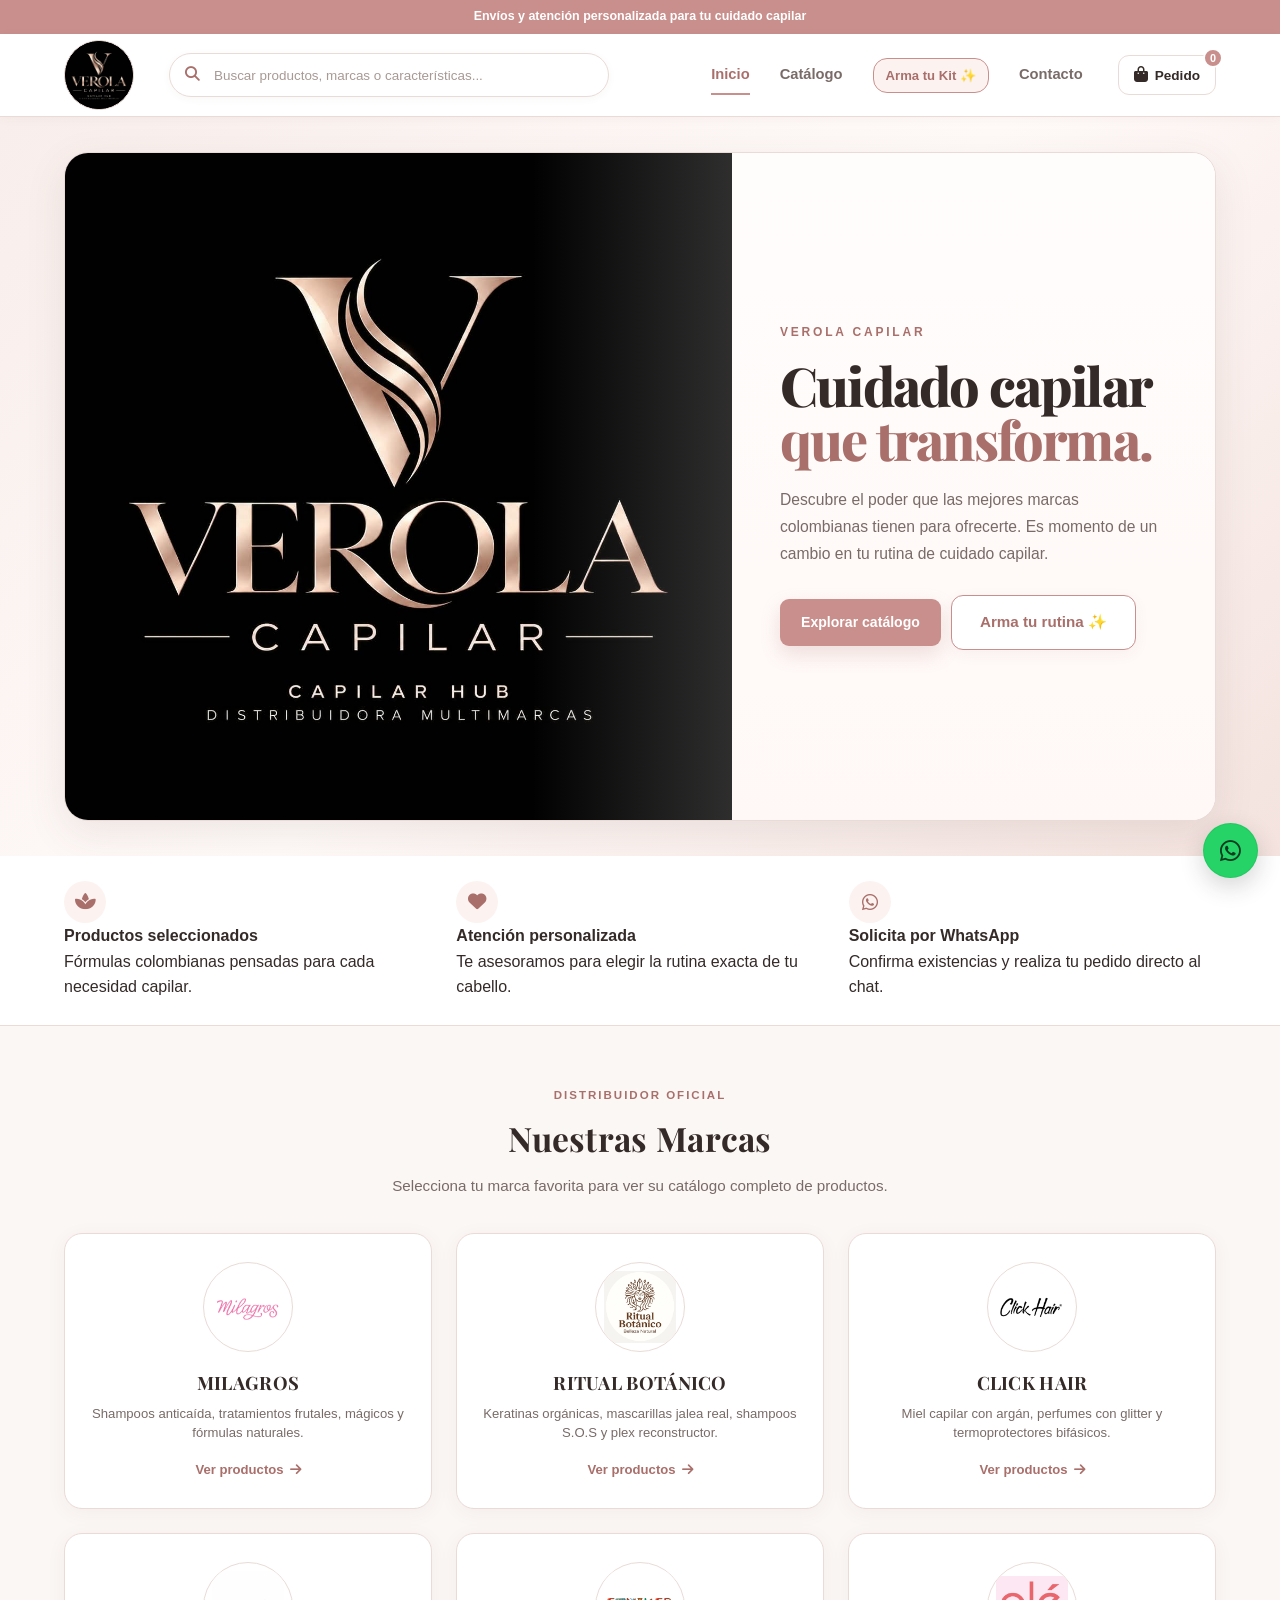
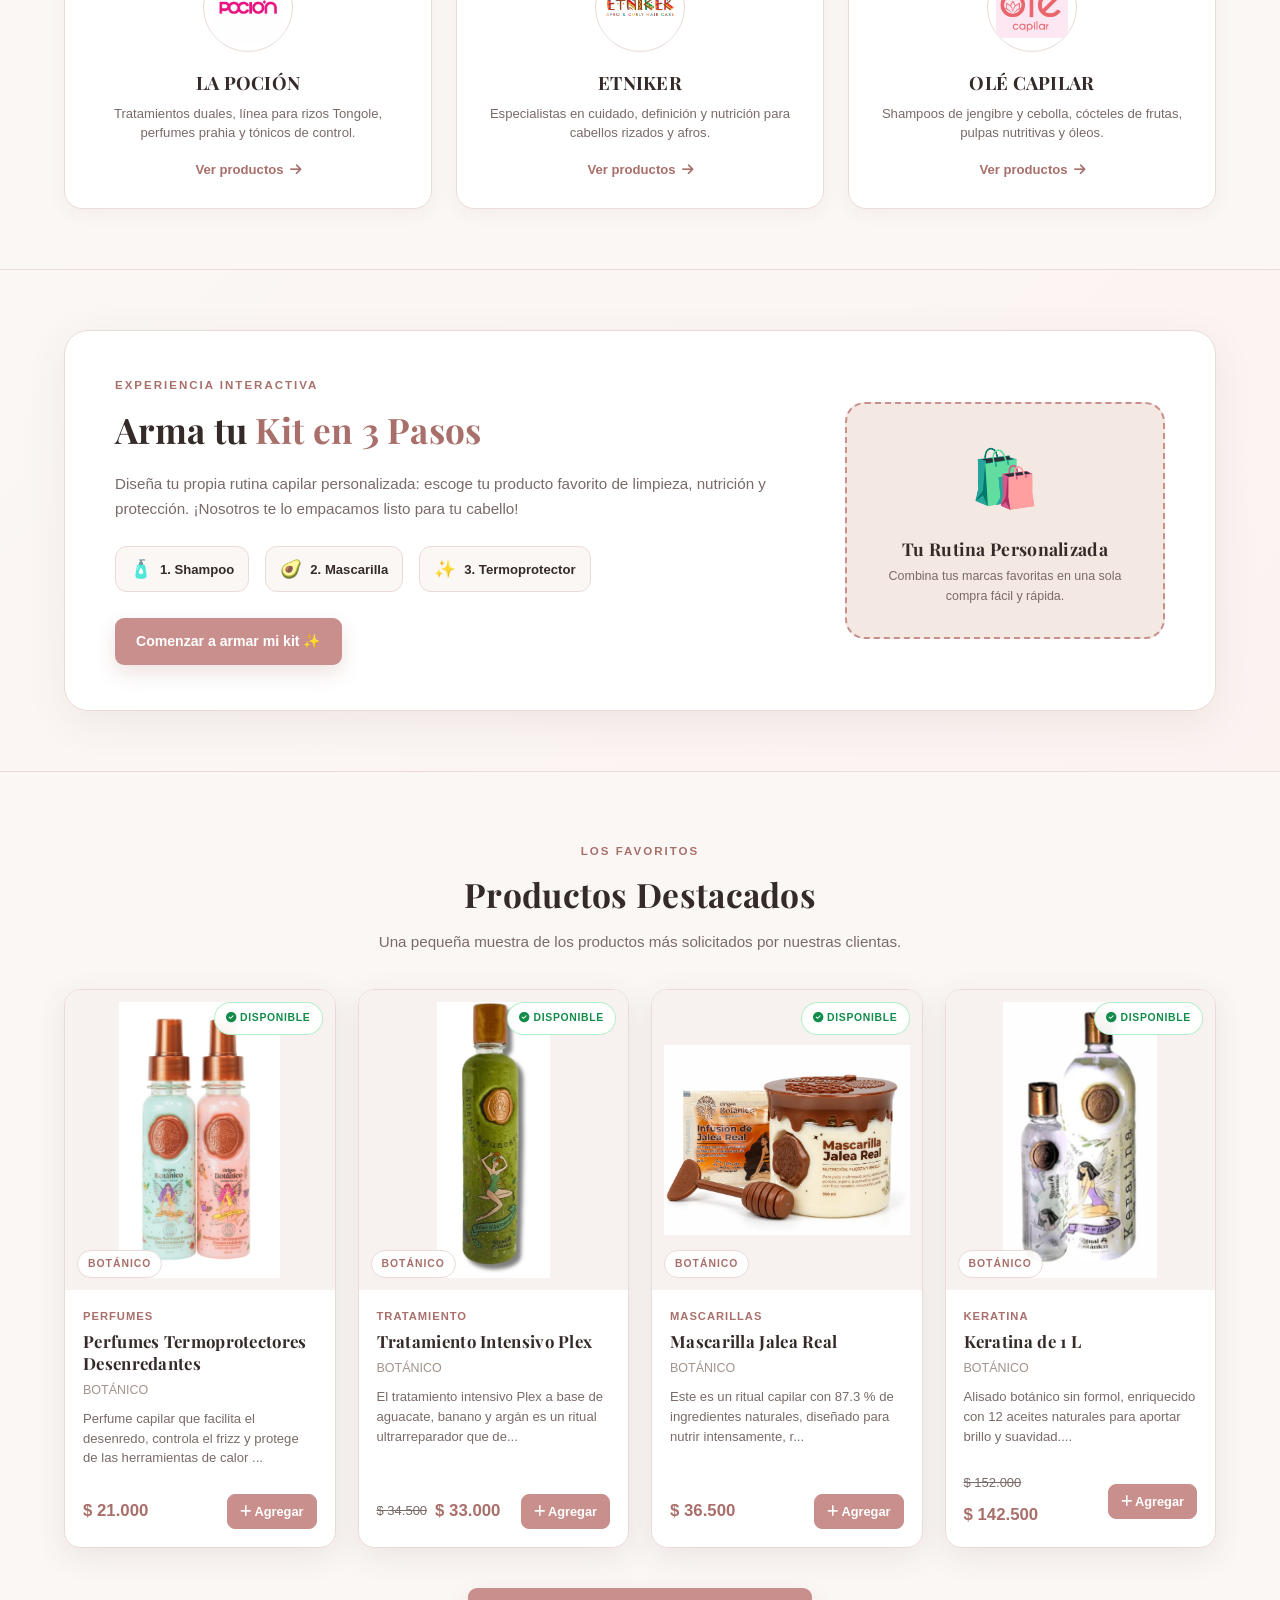
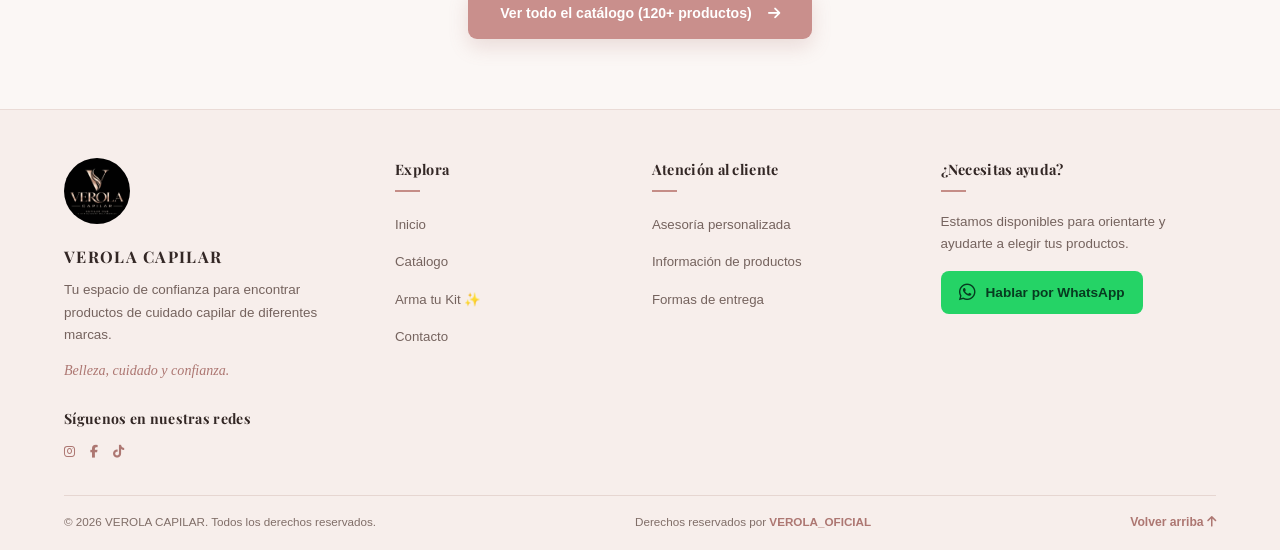
<file: index.html>
<!DOCTYPE html>
<html lang="es">

<head>
    <meta charset="UTF-8">
    <meta name="viewport" content="width=device-width, initial-scale=1.0">

    <meta
        name="description"
        content="VEROLA CAPILAR - Tienda y catálogo profesional de productos para el cuidado capilar de marcas colombianas."
    >

    <meta name="theme-color" content="#c98f8c">

    <title>VEROLA CAPILAR | Inicio</title>

    <!-- Fuentes e iconos -->
    <link
        rel="stylesheet"
        href="https://cdnjs.cloudflare.com/ajax/libs/font-awesome/6.7.2/css/all.min.css"
    >

    <!-- Estilos principales -->
    <link rel="stylesheet" href="css/styles.css">
    <link rel="stylesheet" href="css/kit-builder.css">
</head>

<body>

    <!-- ==========================================
         BARRA SUPERIOR
    =========================================== -->

    <div class="top-bar">
        <div class="container top-bar-container">
            <span>
                Envíos y atención personalizada para tu cuidado capilar
            </span>
        </div>
    </div>


    <!-- ==========================================
         ENCABEZADO Y NAVEGACIÓN
    =========================================== -->

    <header class="header">
        <div class="container header-container">

            <!-- Logo -->
            <a
                href="index.html"
                class="logo"
                aria-label="VEROLA CAPILAR - Inicio"
            >
                <img
                    src="img/logo-verola.jpeg"
                    alt="Logo VEROLA CAPILAR"
                >
            </a>

            <!-- Buscador en la parte superior -->
            <div class="header-search">
                <div class="search-box">
                    <span
                        class="search-icon"
                        aria-hidden="true"
                    >
                        <i class="fa-solid fa-magnifying-glass"></i>
                    </span>

                    <input
                        type="search"
                        id="buscador"
                        placeholder="Buscar productos, marcas o características..."
                        autocomplete="off"
                        oninput="buscarProductos()"
                        aria-label="Buscar productos"
                    >

                    <button
                        type="button"
                        id="buscador-clear"
                        class="search-clear-btn"
                        onclick="limpiarBuscador()"
                        aria-label="Limpiar búsqueda"
                        hidden
                    >
                        <i class="fa-solid fa-xmark"></i>
                    </button>

                    <!-- Sugerencias de búsqueda rápida -->
                    <div id="search-autocomplete" class="search-autocomplete" hidden></div>
                </div>
            </div>

            <!-- Menú principal -->
            <nav class="nav" aria-label="Navegación principal">
                <a href="index.html" class="active">Inicio</a>
                <a href="catalogo.html">Catálogo</a>
                <a href="arma-tu-kit.html" class="nav-kit-highlight">Arma tu Kit ✨</a>
                <a href="contacto.html">Contacto</a>
            </nav>

            <!-- Botón del pedido -->
            <button
                type="button"
                class="cart-button"
                onclick="abrirCarrito()"
                aria-label="Abrir pedido"
            >
                <span class="cart-icon">
                    <i class="fa-solid fa-bag-shopping"></i>
                </span>

                <span class="cart-text">Pedido</span>

                <span
                    id="contador-carrito"
                    class="cart-counter"
                    aria-live="polite"
                >0</span>
            </button>

        </div>
    </header>


    <!-- ==========================================
         CONTENIDO PRINCIPAL: INICIO
    =========================================== -->

    <main>

        <!-- Portada principal (Hero) -->
        <section id="inicio" class="hero">
            <div class="container hero-container">

                <div class="hero-image">
                    <img
                        src="img/hero-verola.jpeg"
                        alt="Productos profesionales VEROLA CAPILAR"
                    >
                </div>

                <div class="hero-content">
                    <span class="hero-subtitle">
                        VEROLA CAPILAR
                    </span>

                    <h1>
                        Cuidado capilar
                        <span>que transforma.</span>
                    </h1>

                    <p>
                        Descubre el poder que las mejores
                        marcas colombianas tienen para ofrecerte.
                        Es momento de un cambio en tu rutina de cuidado capilar.
                    </p>

                    <div class="hero-actions">
                        <a
                            href="catalogo.html"
                            class="button button-primary"
                        >
                            Explorar catálogo
                        </a>
                        <a
                            href="arma-tu-kit.html"
                            class="button button-secondary"
                        >
                            Arma tu rutina ✨
                        </a>
                    </div>
                </div>

            </div>
        </section>


        <!-- Beneficios de la tienda -->
        <section class="benefits">
            <div class="container benefits-grid">

                <div class="benefit-item">
                    <span class="benefit-icon">
                        <i class="fa-solid fa-spa"></i>
                    </span>

                    <div>
                        <strong>Productos seleccionados</strong>
                        <p>
                            Fórmulas colombianas pensadas para cada necesidad capilar.
                        </p>
                    </div>
                </div>

                <div class="benefit-item">
                    <span class="benefit-icon">
                        <i class="fa-solid fa-heart"></i>
                    </span>

                    <div>
                        <strong>Atención personalizada</strong>
                        <p>
                            Te asesoramos para elegir la rutina exacta de tu cabello.
                        </p>
                    </div>
                </div>

                <div class="benefit-item">
                    <span class="benefit-icon">
                        <i class="fa-brands fa-whatsapp"></i>
                    </span>

                    <div>
                        <strong>Solicita por WhatsApp</strong>
                        <p>
                            Confirma existencias y realiza tu pedido directo al chat.
                        </p>
                    </div>
                </div>

            </div>
        </section>


        <!-- ==========================================
             NUESTRAS MARCAS (SHOWCASE VISUAL)
        =========================================== -->

        <section class="home-brands-section" id="marcas">
            <div class="container">

                <div class="home-section-header">
                    <span class="section-eyebrow">DISTRIBUIDOR OFICIAL</span>
                    <h2>Nuestras Marcas</h2>
                    <p>
                        Selecciona tu marca favorita para ver su catálogo completo de productos.
                    </p>
                </div>

                <div class="home-brands-grid">

                    <!-- Milagros -->
                    <a href="catalogo.html?marca=MILAGROS" class="home-brand-card">
                        <div class="home-brand-logo">
                            <img src="img/milagros/logo-milagros.jpeg" alt="Logo Milagros">
                        </div>
                        <h3>MILAGROS</h3>
                        <p>Shampoos anticaída, tratamientos frutales, mágicos y fórmulas naturales.</p>
                        <span class="home-brand-link">Ver productos <i class="fa-solid fa-arrow-right"></i></span>
                    </a>

                    <!-- Ritual Botánico -->
                    <a href="catalogo.html?marca=BOTÁNICO" class="home-brand-card">
                        <div class="home-brand-logo">
                            <img src="img/botanico/logo_botanico.jpeg" alt="Logo Ritual Botánico">
                        </div>
                        <h3>RITUAL BOTÁNICO</h3>
                        <p>Keratinas orgánicas, mascarillas jalea real, shampoos S.O.S y plex reconstructor.</p>
                        <span class="home-brand-link">Ver productos <i class="fa-solid fa-arrow-right"></i></span>
                    </a>

                    <!-- Click Hair -->
                    <a href="catalogo.html?marca=CLICK%20HAIR" class="home-brand-card">
                        <div class="home-brand-logo">
                            <img src="img/click_hair/Logo_click_hair.jpeg" alt="Logo Click Hair">
                        </div>
                        <h3>CLICK HAIR</h3>
                        <p>Miel capilar con argán, perfumes con glitter y termoprotectores bifásicos.</p>
                        <span class="home-brand-link">Ver productos <i class="fa-solid fa-arrow-right"></i></span>
                    </a>

                    <!-- La Poción -->
                    <a href="catalogo.html?marca=POCIÓN" class="home-brand-card">
                        <div class="home-brand-logo">
                            <img src="img/pocion/logo-pocion.jpeg" alt="Logo La Poción">
                        </div>
                        <h3>LA POCIÓN</h3>
                        <p>Tratamientos duales, línea para rizos Tongole, perfumes prahia y tónicos de control.</p>
                        <span class="home-brand-link">Ver productos <i class="fa-solid fa-arrow-right"></i></span>
                    </a>

                    <!-- Etniker -->
                    <a href="catalogo.html?marca=ETNIKER" class="home-brand-card">
                        <div class="home-brand-logo">
                            <img src="img/etniker/logo-etniker.jpeg" alt="Logo Etniker">
                        </div>
                        <h3>ETNIKER</h3>
                        <p>Especialistas en cuidado, definición y nutrición para cabellos rizados y afros.</p>
                        <span class="home-brand-link">Ver productos <i class="fa-solid fa-arrow-right"></i></span>
                    </a>

                    <!-- Olé -->
                    <a href="catalogo.html?marca=OLÉ" class="home-brand-card">
                        <div class="home-brand-logo">
                            <img src="img/ole/Ole_logo.jpeg" alt="Logo Olé">
                        </div>
                        <h3>OLÉ CAPILAR</h3>
                        <p>Shampoos de jengibre y cebolla, cócteles de frutas, pulpas nutritivas y óleos.</p>
                        <span class="home-brand-link">Ver productos <i class="fa-solid fa-arrow-right"></i></span>
                    </a>

                </div>

            </div>
        </section>


        <!-- ==========================================
             BANNER PROMO: ARMA TU KIT EN 3 PASOS
        =========================================== -->

        <section class="home-kit-promo">
            <div class="container">

                <div class="home-kit-card">
                    <div class="home-kit-text">
                        <span class="section-eyebrow">EXPERIENCIA INTERACTIVA</span>
                        <h2>Arma tu <span>Kit en 3 Pasos</span></h2>
                        <p>
                            Diseña tu propia rutina capilar personalizada: escoge tu producto favorito de limpieza,
                            nutrición y protección. ¡Nosotros te lo empacamos listo para tu cabello!
                        </p>

                        <div class="home-kit-steps-preview">
                            <div class="home-kit-step-item">
                                <span>🧴</span>
                                <div>1. Shampoo</div>
                            </div>
                            <div class="home-kit-step-item">
                                <span>🥑</span>
                                <div>2. Mascarilla</div>
                            </div>
                            <div class="home-kit-step-item">
                                <span>✨</span>
                                <div>3. Termoprotector</div>
                            </div>
                        </div>

                        <a href="arma-tu-kit.html" class="button button-primary">
                            Comenzar a armar mi kit ✨
                        </a>
                    </div>

                    <div class="home-kit-visual">
                        <div class="home-kit-visual-icon">🛍️</div>
                        <h4>Tu Rutina Personalizada</h4>
                        <p>Combina tus marcas favoritas en una sola compra fácil y rápida.</p>
                    </div>
                </div>

            </div>
        </section>


        <!-- ==========================================
             PRODUCTOS DESTACADOS EN INICIO
        =========================================== -->

        <section class="home-featured-section">
            <div class="container">

                <div class="home-section-header">
                    <span class="section-eyebrow">LOS FAVORITOS</span>
                    <h2>Productos Destacados</h2>
                    <p>
                        Una pequeña muestra de los productos más solicitados por nuestras clientas.
                    </p>
                </div>

                <div id="productos-destacados-inicio" class="products-grid">
                    <!-- Se generan los 4 más destacados desde app.js -->
                </div>

                <div class="home-featured-footer">
                    <a href="catalogo.html" class="button button-primary" style="padding: 14px 32px;">
                        Ver todo el catálogo (120+ productos) <i class="fa-solid fa-arrow-right" style="margin-left: 8px;"></i>
                    </a>
                </div>

            </div>
        </section>

    </main>


    <!-- ==========================================
         CARRITO DE COMPRAS / PEDIDO
    =========================================== -->

    <div
        id="carrito-overlay"
        class="cart-overlay"
        onclick="cerrarCarrito(event)"
    >
        <aside
            class="cart"
            role="dialog"
            aria-modal="true"
            aria-labelledby="titulo-carrito"
        >

            <div class="cart-header">
                <div>
                    <span class="cart-eyebrow">
                        VEROLA CAPILAR
                    </span>

                    <h2 id="titulo-carrito">
                        Tu pedido
                    </h2>
                </div>

                <button
                    type="button"
                    class="close-cart"
                    onclick="cerrarCarrito()"
                    aria-label="Cerrar pedido"
                >
                    <i class="fa-solid fa-xmark"></i>
                </button>
            </div>

            <div id="carrito-productos">
                <!-- Se genera desde app.js -->
            </div>

            <div class="cart-footer">
                <div class="cart-total">
                    <span>Total aproximado</span>
                    <strong id="carrito-total">$0</strong>
                </div>

                <button
                    type="button"
                    class="whatsapp-button"
                    onclick="enviarPedidoWhatsApp()"
                >
                    <i class="fa-brands fa-whatsapp"></i>
                    <span>Solicitar pedido por WhatsApp</span>
                </button>

                <button
                    type="button"
                    class="clear-cart"
                    onclick="vaciarCarrito()"
                >
                    <i class="fa-solid fa-trash-can"></i>
                    Vaciar pedido
                </button>
            </div>

        </aside>
    </div>


    <!-- ==========================================
         BOTÓN FLOTANTE DE WHATSAPP
    =========================================== -->

    <button
        type="button"
        class="whatsapp-floating"
        onclick="solicitarAsesoriasWhatsApp()"
        aria-label="Contactar a VEROLA CAPILAR por WhatsApp"
        title="Hablar por WhatsApp"
    >
        <i class="fa-brands fa-whatsapp"></i>
    </button>


    <!-- ==========================================
         PIE DE PÁGINA
    =========================================== -->

    <footer id="footer" class="footer">
        <div class="container footer-container">

            <div class="footer-grid">

                <div class="footer-brand">
                    <img
                        src="img/logo-verola.jpeg"
                        alt="VEROLA CAPILAR"
                        class="footer-logo"
                    >

                    <h3>VEROLA CAPILAR</h3>

                    <p>
                        Tu espacio de confianza para encontrar
                        productos de cuidado capilar de diferentes marcas.
                    </p>

                    <span class="footer-slogan">
                        Belleza, cuidado y confianza.
                    </span>
                </div>

                <div class="footer-column">
                    <h4>Explora</h4>

                    <ul>
                        <li><a href="index.html">Inicio</a></li>
                        <li><a href="catalogo.html">Catálogo</a></li>
                        <li><a href="arma-tu-kit.html">Arma tu Kit ✨</a></li>
                        <li><a href="contacto.html">Contacto</a></li>
                    </ul>
                </div>

                <div class="footer-column">
                    <h4>Atención al cliente</h4>

                    <ul>
                        <li><a href="contacto.html">Asesoría personalizada</a></li>
                        <li><a href="contacto.html">Información de productos</a></li>
                        <li><a href="contacto.html">Formas de entrega</a></li>
                    </ul>
                </div>

                <div class="footer-column footer-contact">
                    <h4>¿Necesitas ayuda?</h4>

                    <p>
                        Estamos disponibles para orientarte
                        y ayudarte a elegir tus productos.
                    </p>

                    <button
                        type="button"
                        class="footer-whatsapp"
                        onclick="solicitarAsesoriasWhatsApp()"
                    >
                        <i class="fa-brands fa-whatsapp"></i>
                        <span>Hablar por WhatsApp</span>
                    </button>
                </div>

            </div>

            <div class="footer-social">
                <h4>Síguenos en nuestras redes</h4>

                <div class="social-links">
                    <a href="#" aria-label="Instagram" title="Instagram"><i class="fa-brands fa-instagram"></i></a>
                    <a href="#" aria-label="Facebook" title="Facebook"><i class="fa-brands fa-facebook-f"></i></a>
                    <a href="#" aria-label="TikTok" title="TikTok"><i class="fa-brands fa-tiktok"></i></a>
                </div>
            </div>

            <div class="footer-bottom">
                <p>
                    © <span id="footer-year"></span>
                    VEROLA CAPILAR. Todos los derechos reservados.
                </p>

                <p>
                    Derechos reservados por
                    <strong>VEROLA_OFICIAL</strong>
                </p>

                <button
                    type="button"
                    class="back-to-top"
                    onclick="volverAlInicio()"
                >
                    Volver arriba
                    <i class="fa-solid fa-arrow-up"></i>
                </button>
            </div>

        </div>
    </footer>


    <!-- ==========================================
         ARCHIVOS JAVASCRIPT
    =========================================== -->

    <!-- Datos de los productos -->
    <script src="data/products.js"></script>

    <!-- Funcionalidades de la aplicación -->
    <script src="js/app.js"></script>

</body>
</html>
</file>
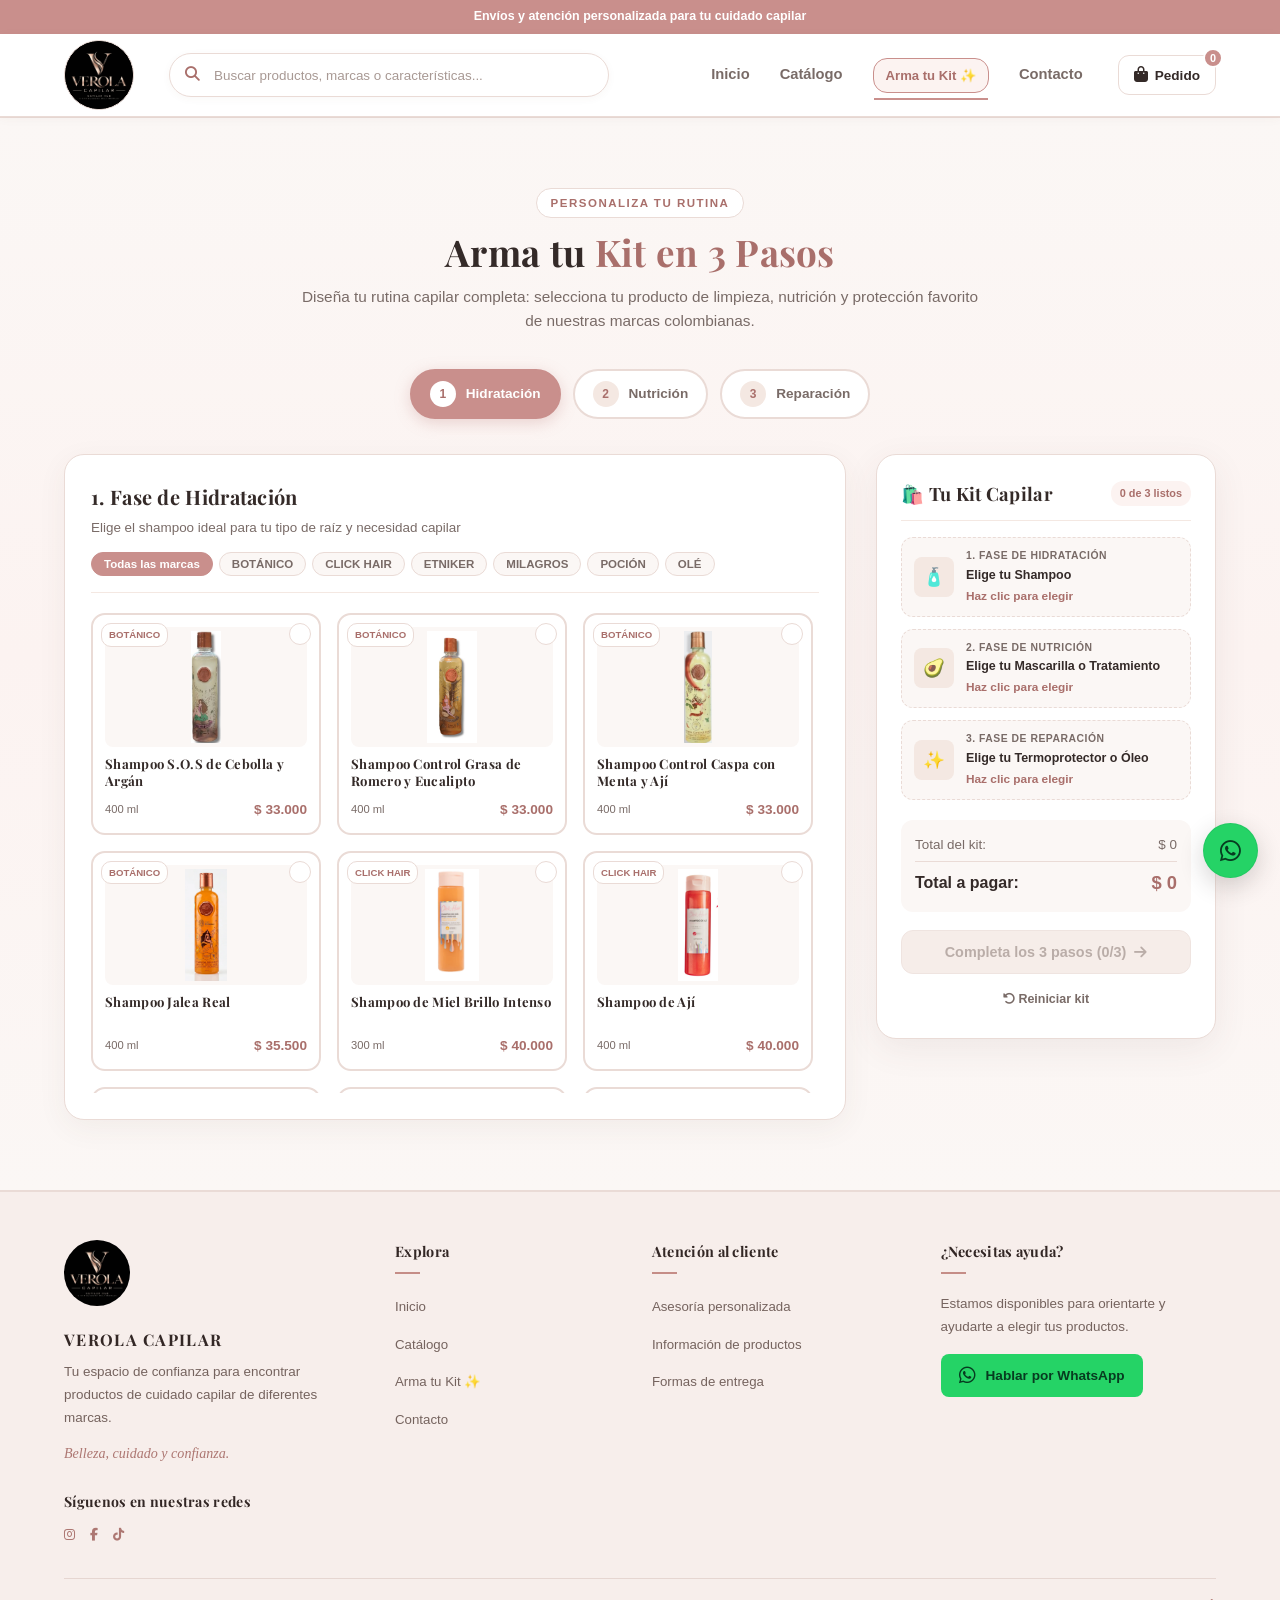
<file: arma-tu-kit.html>
<!DOCTYPE html>
<html lang="es">

<head>
    <meta charset="UTF-8">
    <meta name="viewport" content="width=device-width, initial-scale=1.0">

    <meta
        name="description"
        content="VEROLA CAPILAR - Arma tu kit o rutina capilar en 3 pasos con productos de marcas colombianas."
    >

    <meta name="theme-color" content="#c98f8c">

    <title>VEROLA CAPILAR | Arma tu Kit en 3 Pasos</title>

    <!-- Fuentes e iconos -->
    <link
        rel="stylesheet"
        href="https://cdnjs.cloudflare.com/ajax/libs/font-awesome/6.7.2/css/all.min.css"
    >

    <!-- Estilos principales -->
    <link rel="stylesheet" href="css/styles.css">
    <link rel="stylesheet" href="css/kit-builder.css">
</head>

<body>

    <!-- ==========================================
         BARRA SUPERIOR
    =========================================== -->

    <div class="top-bar">
        <div class="container top-bar-container">
            <span>
                Envíos y atención personalizada para tu cuidado capilar
            </span>
        </div>
    </div>


    <!-- ==========================================
         ENCABEZADO Y NAVEGACIÓN
    =========================================== -->

    <header class="header">
        <div class="container header-container">

            <!-- Logo -->
            <a
                href="index.html"
                class="logo"
                aria-label="VEROLA CAPILAR - Inicio"
            >
                <img
                    src="img/logo-verola.jpeg"
                    alt="Logo VEROLA CAPILAR"
                >
            </a>

            <!-- Buscador en la parte superior -->
            <div class="header-search">
                <div class="search-box">
                    <span
                        class="search-icon"
                        aria-hidden="true"
                    >
                        <i class="fa-solid fa-magnifying-glass"></i>
                    </span>

                    <input
                        type="search"
                        id="buscador"
                        placeholder="Buscar productos, marcas o características..."
                        autocomplete="off"
                        oninput="buscarProductos()"
                        aria-label="Buscar productos"
                    >

                    <button
                        type="button"
                        id="buscador-clear"
                        class="search-clear-btn"
                        onclick="limpiarBuscador()"
                        aria-label="Limpiar búsqueda"
                        hidden
                    >
                        <i class="fa-solid fa-xmark"></i>
                    </button>

                    <!-- Sugerencias de búsqueda rápida -->
                    <div id="search-autocomplete" class="search-autocomplete" hidden></div>
                </div>
            </div>

            <!-- Menú principal -->
            <nav class="nav" aria-label="Navegación principal">
                <a href="index.html">Inicio</a>
                <a href="catalogo.html">Catálogo</a>
                <a href="arma-tu-kit.html" class="nav-kit-highlight active">Arma tu Kit ✨</a>
                <a href="contacto.html">Contacto</a>
            </nav>

            <!-- Botón del pedido -->
            <button
                type="button"
                class="cart-button"
                onclick="abrirCarrito()"
                aria-label="Abrir pedido"
            >
                <span class="cart-icon">
                    <i class="fa-solid fa-bag-shopping"></i>
                </span>

                <span class="cart-text">Pedido</span>

                <span
                    id="contador-carrito"
                    class="cart-counter"
                    aria-live="polite"
                >0</span>
            </button>

        </div>
    </header>


    <!-- ==========================================
         CONTENIDO PRINCIPAL: ARMA TU KIT
    =========================================== -->

    <main>

        <section id="arma-tu-kit" class="kit-builder-section" style="min-height: 80vh;">
            <!-- El módulo interactivo se genera dinámicamente desde js/kit-builder.js -->
        </section>

    </main>


    <!-- ==========================================
         CARRITO DE COMPRAS / PEDIDO
    =========================================== -->

    <div
        id="carrito-overlay"
        class="cart-overlay"
        onclick="cerrarCarrito(event)"
    >
        <aside
            class="cart"
            role="dialog"
            aria-modal="true"
            aria-labelledby="titulo-carrito"
        >

            <div class="cart-header">
                <div>
                    <span class="cart-eyebrow">
                        VEROLA CAPILAR
                    </span>

                    <h2 id="titulo-carrito">
                        Tu pedido
                    </h2>
                </div>

                <button
                    type="button"
                    class="close-cart"
                    onclick="cerrarCarrito()"
                    aria-label="Cerrar pedido"
                >
                    <i class="fa-solid fa-xmark"></i>
                </button>
            </div>

            <div id="carrito-productos">
                <!-- Se genera desde app.js -->
            </div>

            <div class="cart-footer">
                <div class="cart-total">
                    <span>Total aproximado</span>
                    <strong id="carrito-total">$0</strong>
                </div>

                <button
                    type="button"
                    class="whatsapp-button"
                    onclick="enviarPedidoWhatsApp()"
                >
                    <i class="fa-brands fa-whatsapp"></i>
                    <span>Solicitar pedido por WhatsApp</span>
                </button>

                <button
                    type="button"
                    class="clear-cart"
                    onclick="vaciarCarrito()"
                >
                    <i class="fa-solid fa-trash-can"></i>
                    Vaciar pedido
                </button>
            </div>

        </aside>
    </div>


    <!-- ==========================================
         BOTÓN FLOTANTE DE WHATSAPP
    =========================================== -->

    <button
        type="button"
        class="whatsapp-floating"
        onclick="solicitarAsesoriasWhatsApp()"
        aria-label="Contactar a VEROLA CAPILAR por WhatsApp"
        title="Hablar por WhatsApp"
    >
        <i class="fa-brands fa-whatsapp"></i>
    </button>


    <!-- ==========================================
         PIE DE PÁGINA
    =========================================== -->

    <footer id="footer" class="footer">
        <div class="container footer-container">

            <div class="footer-grid">

                <div class="footer-brand">
                    <img
                        src="img/logo-verola.jpeg"
                        alt="VEROLA CAPILAR"
                        class="footer-logo"
                    >

                    <h3>VEROLA CAPILAR</h3>

                    <p>
                        Tu espacio de confianza para encontrar
                        productos de cuidado capilar de diferentes marcas.
                    </p>

                    <span class="footer-slogan">
                        Belleza, cuidado y confianza.
                    </span>
                </div>

                <div class="footer-column">
                    <h4>Explora</h4>

                    <ul>
                        <li><a href="index.html">Inicio</a></li>
                        <li><a href="catalogo.html">Catálogo</a></li>
                        <li><a href="arma-tu-kit.html">Arma tu Kit ✨</a></li>
                        <li><a href="contacto.html">Contacto</a></li>
                    </ul>
                </div>

                <div class="footer-column">
                    <h4>Atención al cliente</h4>

                    <ul>
                        <li><a href="contacto.html">Asesoría personalizada</a></li>
                        <li><a href="contacto.html">Información de productos</a></li>
                        <li><a href="contacto.html">Formas de entrega</a></li>
                    </ul>
                </div>

                <div class="footer-column footer-contact">
                    <h4>¿Necesitas ayuda?</h4>

                    <p>
                        Estamos disponibles para orientarte
                        y ayudarte a elegir tus productos.
                    </p>

                    <button
                        type="button"
                        class="footer-whatsapp"
                        onclick="solicitarAsesoriasWhatsApp()"
                    >
                        <i class="fa-brands fa-whatsapp"></i>
                        <span>Hablar por WhatsApp</span>
                    </button>
                </div>

            </div>

            <div class="footer-social">
                <h4>Síguenos en nuestras redes</h4>

                <div class="social-links">
                    <a href="#" aria-label="Instagram" title="Instagram"><i class="fa-brands fa-instagram"></i></a>
                    <a href="#" aria-label="Facebook" title="Facebook"><i class="fa-brands fa-facebook-f"></i></a>
                    <a href="#" aria-label="TikTok" title="TikTok"><i class="fa-brands fa-tiktok"></i></a>
                </div>
            </div>

            <div class="footer-bottom">
                <p>
                    © <span id="footer-year"></span>
                    VEROLA CAPILAR. Todos los derechos reservados.
                </p>

                <p>
                    Derechos reservados por
                    <strong>VEROLA_OFICIAL</strong>
                </p>

                <button
                    type="button"
                    class="back-to-top"
                    onclick="volverAlInicio()"
                >
                    Volver arriba
                    <i class="fa-solid fa-arrow-up"></i>
                </button>
            </div>

        </div>
    </footer>


    <!-- ==========================================
         ARCHIVOS JAVASCRIPT
    =========================================== -->

    <script src="data/products.js"></script>
    <script src="js/app.js"></script>
    <script src="js/kit-builder.js"></script>

</body>
</html>
</file>
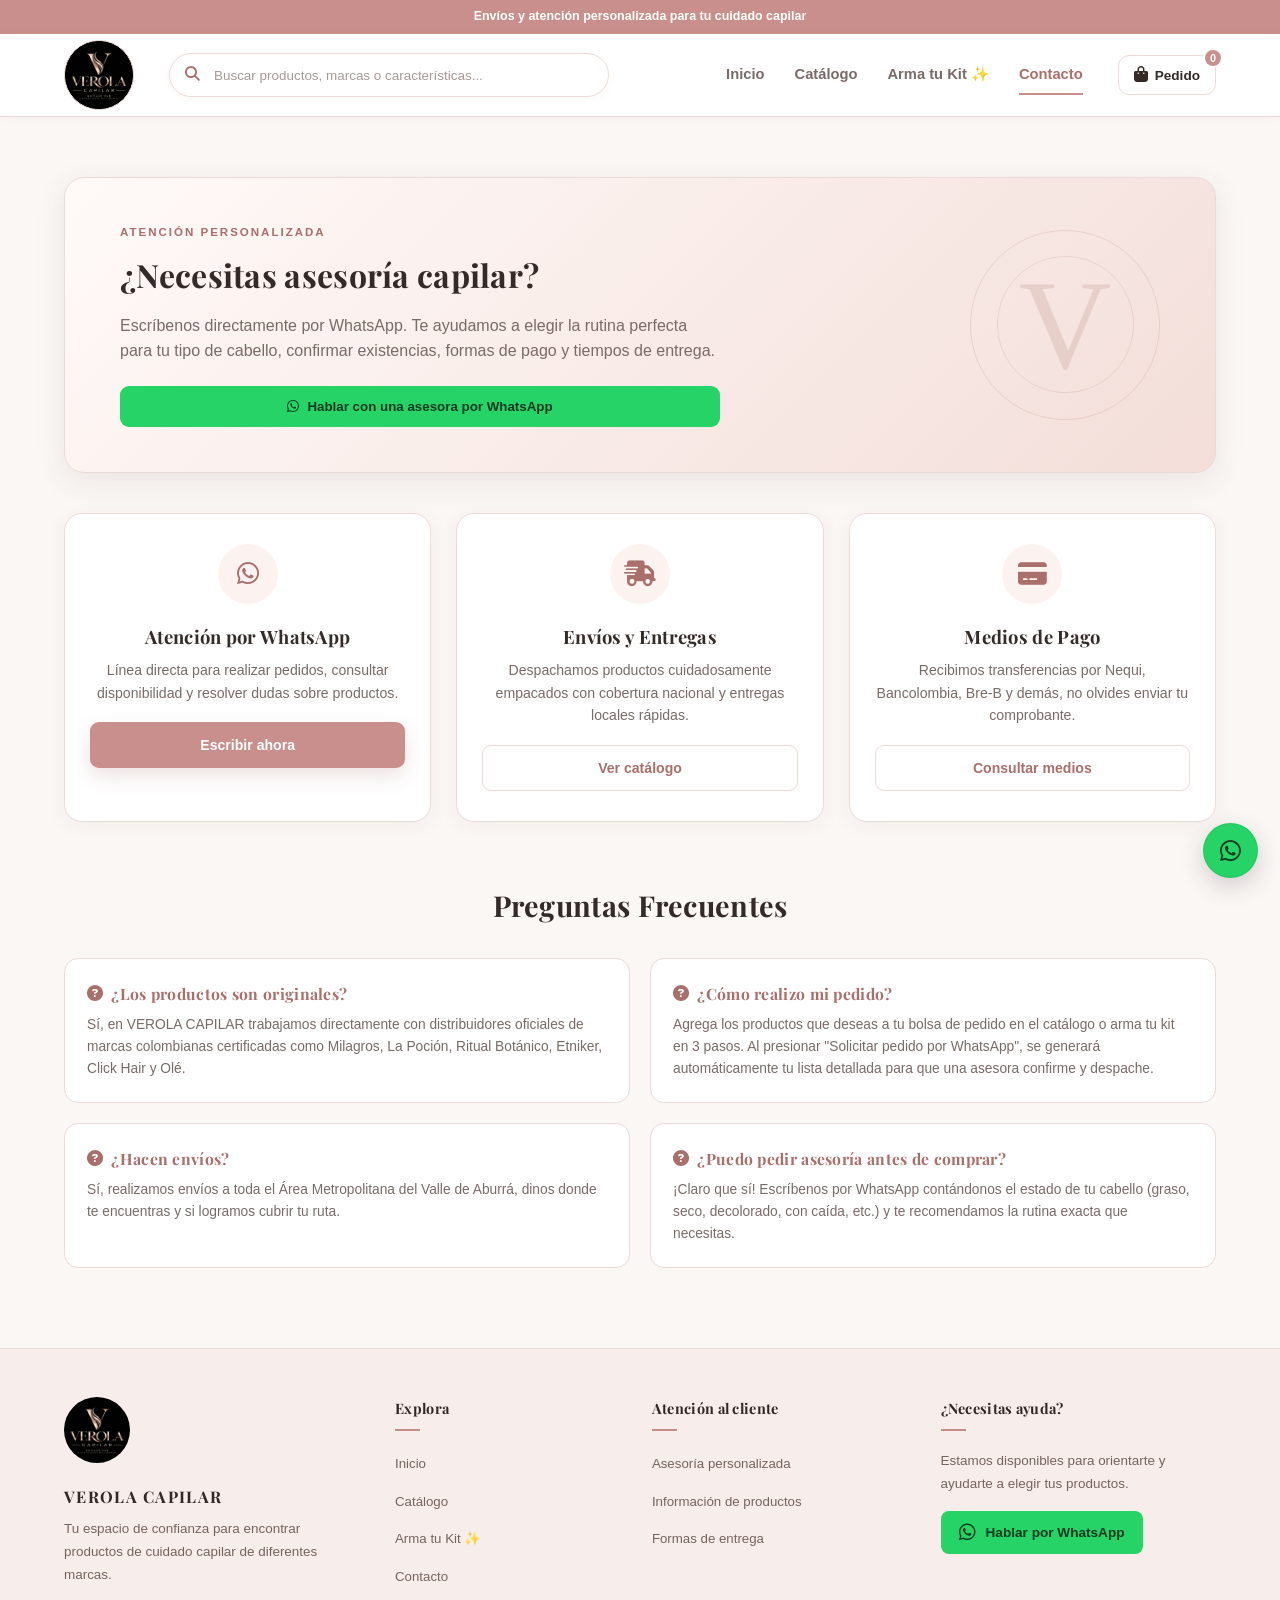
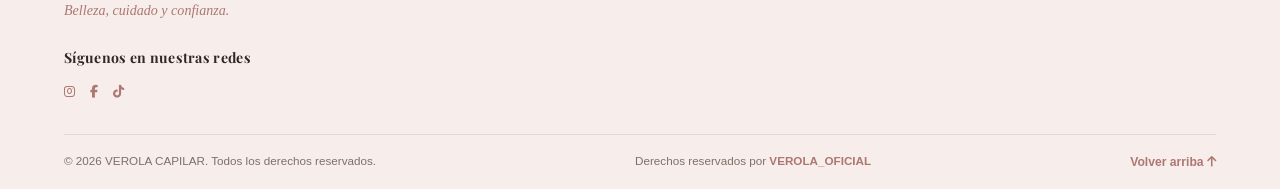
<file: contacto.html>
<!DOCTYPE html>
<html lang="es">

<head>
    <meta charset="UTF-8">
    <meta name="viewport" content="width=device-width, initial-scale=1.0">

    <meta
        name="description"
        content="VEROLA CAPILAR - Contacto, asesoría capilar personalizada y pedidos por WhatsApp."
    >

    <meta name="theme-color" content="#c98f8c">

    <title>VEROLA CAPILAR | Contacto y Asesoría</title>

    <!-- Fuentes e iconos -->
    <link
        rel="stylesheet"
        href="https://cdnjs.cloudflare.com/ajax/libs/font-awesome/6.7.2/css/all.min.css"
    >

    <!-- Estilos principales -->
    <link rel="stylesheet" href="css/styles.css">
    <style>
        .contact-page-section {
            padding: 60px 0 80px;
            background: var(--fondo);
        }
        .contact-page-grid {
            display: grid;
            grid-template-columns: repeat(3, 1fr);
            gap: 25px;
            margin-top: 40px;
        }
        .contact-box {
            background: #ffffff;
            border: 1px solid var(--borde);
            border-radius: 18px;
            padding: 30px 25px;
            text-align: center;
            box-shadow: 0 4px 20px rgba(91, 65, 58, 0.05);
            transition: transform 0.25s ease, border-color 0.25s ease;
        }
        .contact-box:hover {
            transform: translateY(-4px);
            border-color: var(--rosa);
        }
        .contact-box-icon {
            width: 60px;
            height: 60px;
            border-radius: 50%;
            background: var(--rosa-muy-claro);
            color: var(--rosa-oscuro);
            display: flex;
            align-items: center;
            justify-content: center;
            font-size: 1.6rem;
            margin: 0 auto 18px;
        }
        .contact-box h3 {
            font-size: 1.15rem;
            color: var(--texto);
            margin-bottom: 8px;
        }
        .contact-box p {
            font-size: 0.88rem;
            color: var(--texto-secundario);
            line-height: 1.6;
            margin-bottom: 18px;
        }
        .faq-section {
            margin-top: 60px;
        }
        .faq-title {
            text-align: center;
            font-size: 1.8rem;
            color: var(--texto);
            margin-bottom: 30px;
        }
        .faq-grid {
            display: grid;
            grid-template-columns: 1fr 1fr;
            gap: 20px;
        }
        .faq-card {
            background: #ffffff;
            border: 1px solid var(--borde);
            border-radius: 14px;
            padding: 22px;
        }
        .faq-card h4 {
            color: var(--rosa-oscuro);
            font-size: 0.98rem;
            margin-bottom: 8px;
            display: flex;
            align-items: center;
            gap: 8px;
        }
        .faq-card p {
            color: var(--texto-secundario);
            font-size: 0.86rem;
            line-height: 1.6;
            margin: 0;
        }
        @media (max-width: 900px) {
            .contact-page-grid {
                grid-template-columns: 1fr;
            }
            .faq-grid {
                grid-template-columns: 1fr;
            }
        }
    </style>
</head>

<body>

    <!-- ==========================================
         BARRA SUPERIOR
    =========================================== -->

    <div class="top-bar">
        <div class="container top-bar-container">
            <span>
                Envíos y atención personalizada para tu cuidado capilar
            </span>
        </div>
    </div>


    <!-- ==========================================
         ENCABEZADO Y NAVEGACIÓN
    =========================================== -->

    <header class="header">
        <div class="container header-container">

            <!-- Logo -->
            <a
                href="index.html"
                class="logo"
                aria-label="VEROLA CAPILAR - Inicio"
            >
                <img
                    src="img/logo-verola.jpeg"
                    alt="Logo VEROLA CAPILAR"
                >
            </a>

            <!-- Buscador en la parte superior -->
            <div class="header-search">
                <div class="search-box">
                    <span
                        class="search-icon"
                        aria-hidden="true"
                    >
                        <i class="fa-solid fa-magnifying-glass"></i>
                    </span>

                    <input
                        type="search"
                        id="buscador"
                        placeholder="Buscar productos, marcas o características..."
                        autocomplete="off"
                        oninput="buscarProductos()"
                        aria-label="Buscar productos"
                    >

                    <button
                        type="button"
                        id="buscador-clear"
                        class="search-clear-btn"
                        onclick="limpiarBuscador()"
                        aria-label="Limpiar búsqueda"
                        hidden
                    >
                        <i class="fa-solid fa-xmark"></i>
                    </button>

                    <!-- Sugerencias de búsqueda rápida -->
                    <div id="search-autocomplete" class="search-autocomplete" hidden></div>
                </div>
            </div>

            <!-- Menú principal -->
            <nav class="nav" aria-label="Navegación principal">
                <a href="index.html">Inicio</a>
                <a href="catalogo.html">Catálogo</a>
                <a href="arma-tu-kit.html" class="nav-kit-highlight">Arma tu Kit ✨</a>
                <a href="contacto.html" class="active">Contacto</a>
            </nav>

            <!-- Botón del pedido -->
            <button
                type="button"
                class="cart-button"
                onclick="abrirCarrito()"
                aria-label="Abrir pedido"
            >
                <span class="cart-icon">
                    <i class="fa-solid fa-bag-shopping"></i>
                </span>

                <span class="cart-text">Pedido</span>

                <span
                    id="contador-carrito"
                    class="cart-counter"
                    aria-live="polite"
                >0</span>
            </button>

        </div>
    </header>


    <!-- ==========================================
         CONTENIDO PRINCIPAL: CONTACTO
    =========================================== -->

    <main class="contact-page-section">
        <div class="container">

            <!-- Banner principal de contacto -->
            <div class="contact-card">
                <div class="contact-content">
                    <span class="section-eyebrow">
                        ATENCIÓN PERSONALIZADA
                    </span>

                    <h2>¿Necesitas asesoría capilar?</h2>

                    <p>
                        Escríbenos directamente por WhatsApp. Te ayudamos a elegir la rutina perfecta
                        para tu tipo de cabello, confirmar existencias, formas de pago y tiempos de entrega.
                    </p>

                    <button
                        type="button"
                        class="whatsapp-button contact-whatsapp"
                        onclick="solicitarAsesoriasWhatsApp()"
                    >
                        <i class="fa-brands fa-whatsapp"></i>
                        <span>Hablar con una asesora por WhatsApp</span>
                    </button>
                </div>

                <div class="contact-decoration">
                    <span>V</span>
                </div>
            </div>

            <!-- 3 Cajas de información de contacto -->
            <div class="contact-page-grid">

                <div class="contact-box">
                    <div class="contact-box-icon">
                        <i class="fa-brands fa-whatsapp"></i>
                    </div>
                    <h3>Atención por WhatsApp</h3>
                    <p>
                        Línea directa para realizar pedidos, consultar disponibilidad y resolver dudas sobre productos.
                    </p>
                    <button type="button" class="button button-primary" style="width: 100%; padding: 10px;" onclick="solicitarAsesoriasWhatsApp()">
                        Escribir ahora
                    </button>
                </div>

                <div class="contact-box">
                    <div class="contact-box-icon">
                        <i class="fa-solid fa-truck-fast"></i>
                    </div>
                    <h3>Envíos y Entregas</h3>
                    <p>
                        Despachamos productos cuidadosamente empacados con cobertura nacional y entregas locales rápidas.
                    </p>
                    <a href="catalogo.html" class="button button-secondary" style="width: 100%; padding: 10px;">
                        Ver catálogo
                    </a>
                </div>

                <div class="contact-box">
                    <div class="contact-box-icon">
                        <i class="fa-solid fa-credit-card"></i>
                    </div>
                    <h3>Medios de Pago</h3>
                    <p>
                        Recibimos transferencias por Nequi, Bancolombia, Bre-B y demás, no olvides enviar tu comprobante.
                    </p>
                    <button type="button" class="button button-secondary" style="width: 100%; padding: 10px;" onclick="solicitarAsesoriasWhatsApp()">
                        Consultar medios
                    </button>
                </div>

            </div>

            <!-- Preguntas frecuentes -->
            <div class="faq-section">
                <h3 class="faq-title">Preguntas Frecuentes</h3>

                <div class="faq-grid">
                    <div class="faq-card">
                        <h4><i class="fa-solid fa-circle-question"></i> ¿Los productos son originales?</h4>
                        <p>Sí, en VEROLA CAPILAR trabajamos directamente con distribuidores oficiales de marcas colombianas certificadas como Milagros, La Poción, Ritual Botánico, Etniker, Click Hair y Olé.</p>
                    </div>

                    <div class="faq-card">
                        <h4><i class="fa-solid fa-circle-question"></i> ¿Cómo realizo mi pedido?</h4>
                        <p>Agrega los productos que deseas a tu bolsa de pedido en el catálogo o arma tu kit en 3 pasos. Al presionar "Solicitar pedido por WhatsApp", se generará automáticamente tu lista detallada para que una asesora confirme y despache.</p>
                    </div>

                    <div class="faq-card">
                        <h4><i class="fa-solid fa-circle-question"></i> ¿Hacen envíos?</h4>
                        <p>Sí, realizamos envíos a toda el Área Metropolitana del Valle de Aburrá, dinos donde te encuentras y si logramos cubrir tu ruta.</p>
                    </div>

                    <div class="faq-card">
                        <h4><i class="fa-solid fa-circle-question"></i> ¿Puedo pedir asesoría antes de comprar?</h4>
                        <p>¡Claro que sí! Escríbenos por WhatsApp contándonos el estado de tu cabello (graso, seco, decolorado, con caída, etc.) y te recomendamos la rutina exacta que necesitas.</p>
                    </div>
                </div>
            </div>

        </div>
    </main>


    <!-- ==========================================
         CARRITO DE COMPRAS / PEDIDO
    =========================================== -->

    <div
        id="carrito-overlay"
        class="cart-overlay"
        onclick="cerrarCarrito(event)"
    >
        <aside
            class="cart"
            role="dialog"
            aria-modal="true"
            aria-labelledby="titulo-carrito"
        >

            <div class="cart-header">
                <div>
                    <span class="cart-eyebrow">
                        VEROLA CAPILAR
                    </span>

                    <h2 id="titulo-carrito">
                        Tu pedido
                    </h2>
                </div>

                <button
                    type="button"
                    class="close-cart"
                    onclick="cerrarCarrito()"
                    aria-label="Cerrar pedido"
                >
                    <i class="fa-solid fa-xmark"></i>
                </button>
            </div>

            <div id="carrito-productos">
                <!-- Se genera desde app.js -->
            </div>

            <div class="cart-footer">
                <div class="cart-total">
                    <span>Total aproximado</span>
                    <strong id="carrito-total">$0</strong>
                </div>

                <button
                    type="button"
                    class="whatsapp-button"
                    onclick="enviarPedidoWhatsApp()"
                >
                    <i class="fa-brands fa-whatsapp"></i>
                    <span>Solicitar pedido por WhatsApp</span>
                </button>

                <button
                    type="button"
                    class="clear-cart"
                    onclick="vaciarCarrito()"
                >
                    <i class="fa-solid fa-trash-can"></i>
                    Vaciar pedido
                </button>
            </div>

        </aside>
    </div>


    <!-- ==========================================
         BOTÓN FLOTANTE DE WHATSAPP
    =========================================== -->

    <button
        type="button"
        class="whatsapp-floating"
        onclick="solicitarAsesoriasWhatsApp()"
        aria-label="Contactar a VEROLA CAPILAR por WhatsApp"
        title="Hablar por WhatsApp"
    >
        <i class="fa-brands fa-whatsapp"></i>
    </button>


    <!-- ==========================================
         PIE DE PÁGINA
    =========================================== -->

    <footer id="footer" class="footer">
        <div class="container footer-container">

            <div class="footer-grid">

                <div class="footer-brand">
                    <img
                        src="img/logo-verola.jpeg"
                        alt="VEROLA CAPILAR"
                        class="footer-logo"
                    >

                    <h3>VEROLA CAPILAR</h3>

                    <p>
                        Tu espacio de confianza para encontrar
                        productos de cuidado capilar de diferentes marcas.
                    </p>

                    <span class="footer-slogan">
                        Belleza, cuidado y confianza.
                    </span>
                </div>

                <div class="footer-column">
                    <h4>Explora</h4>

                    <ul>
                        <li><a href="index.html">Inicio</a></li>
                        <li><a href="catalogo.html">Catálogo</a></li>
                        <li><a href="arma-tu-kit.html">Arma tu Kit ✨</a></li>
                        <li><a href="contacto.html">Contacto</a></li>
                    </ul>
                </div>

                <div class="footer-column">
                    <h4>Atención al cliente</h4>

                    <ul>
                        <li><a href="contacto.html">Asesoría personalizada</a></li>
                        <li><a href="contacto.html">Información de productos</a></li>
                        <li><a href="contacto.html">Formas de entrega</a></li>
                    </ul>
                </div>

                <div class="footer-column footer-contact">
                    <h4>¿Necesitas ayuda?</h4>

                    <p>
                        Estamos disponibles para orientarte
                        y ayudarte a elegir tus productos.
                    </p>

                    <button
                        type="button"
                        class="footer-whatsapp"
                        onclick="solicitarAsesoriasWhatsApp()"
                    >
                        <i class="fa-brands fa-whatsapp"></i>
                        <span>Hablar por WhatsApp</span>
                    </button>
                </div>

            </div>

            <div class="footer-social">
                <h4>Síguenos en nuestras redes</h4>

                <div class="social-links">
                    <a href="#" aria-label="Instagram" title="Instagram"><i class="fa-brands fa-instagram"></i></a>
                    <a href="#" aria-label="Facebook" title="Facebook"><i class="fa-brands fa-facebook-f"></i></a>
                    <a href="#" aria-label="TikTok" title="TikTok"><i class="fa-brands fa-tiktok"></i></a>
                </div>
            </div>

            <div class="footer-bottom">
                <p>
                    © <span id="footer-year"></span>
                    VEROLA CAPILAR. Todos los derechos reservados.
                </p>

                <p>
                    Derechos reservados por
                    <strong>VEROLA_OFICIAL</strong>
                </p>

                <button
                    type="button"
                    class="back-to-top"
                    onclick="volverAlInicio()"
                >
                    Volver arriba
                    <i class="fa-solid fa-arrow-up"></i>
                </button>
            </div>

        </div>
    </footer>


    <!-- ==========================================
         ARCHIVOS JAVASCRIPT
    =========================================== -->

    <script src="data/products.js"></script>
    <script src="js/app.js"></script>

</body>
</html>
</file>
<file: css/styles.css>
/* ==========================================
   VEROLA CAPILAR
   ARCHIVO PRINCIPAL DE ESTILOS
========================================== */

@import url("./variables.css");
@import url("./base.css");

@import url("./header.css");
@import url("./hero.css");

@import url("./catalogo.css");
@import url("./productos.css");
@import url("./marcas.css");
@import url("./home.css");

@import url("./contacto.css");
@import url("./carrito.css");
@import url("./footer.css");

@import url("./responsive.css");
</file>
<file: css/kit-builder.css>
/* =========================================================
   VEROLA CAPILAR - MÓDULO INTERACTIVO "ARMA TU KIT"
========================================================= */

.kit-builder-section {
    padding: 70px 0;
    background: linear-gradient(180deg, var(--fondo) 0%, var(--rosa-muy-claro) 50%, var(--fondo) 100%);
    border-top: 1px solid var(--borde);
    border-bottom: 1px solid var(--borde);
    position: relative;
    overflow: hidden;
}

.kit-builder-header {
    text-align: center;
    max-width: 680px;
    margin: 0 auto 35px;
}

.kit-builder-header .section-eyebrow {
    display: inline-block;
    padding: 5px 14px;
    background: #ffffff;
    border: 1px solid var(--borde);
    border-radius: 20px;
    font-size: 0.72rem;
    font-weight: 800;
    color: var(--rosa-oscuro);
    letter-spacing: 1.5px;
    margin-bottom: 12px;
}

.kit-builder-header h2 {
    font-size: 2.3rem;
    color: var(--texto);
    margin-bottom: 10px;
    line-height: 1.2;
}

.kit-builder-header h2 span {
    color: var(--rosa-oscuro);
}

.kit-builder-header p {
    color: var(--texto-secundario);
    font-size: 0.96rem;
    line-height: 1.6;
}

/* ==========================================
   INDICADOR DE PASOS (STEPPER)
========================================== */

.kit-stepper {
    display: flex;
    align-items: center;
    justify-content: center;
    gap: 12px;
    margin-bottom: 35px;
    flex-wrap: wrap;
}

.kit-step-btn {
    display: flex;
    align-items: center;
    gap: 10px;
    padding: 10px 18px;
    background: #ffffff;
    border: 2px solid var(--borde);
    border-radius: 30px;
    cursor: pointer;
    font-size: 0.85rem;
    font-weight: 700;
    color: var(--texto-secundario);
    transition: all 0.25s ease;
}

.kit-step-btn .step-number {
    width: 26px;
    height: 26px;
    border-radius: 50%;
    background: var(--nude-claro);
    color: var(--rosa-oscuro);
    display: flex;
    align-items: center;
    justify-content: center;
    font-size: 0.75rem;
    font-weight: 800;
    transition: all 0.25s ease;
}

.kit-step-btn:hover {
    border-color: var(--rosa);
    color: var(--rosa-oscuro);
    transform: translateY(-1px);
}

.kit-step-btn.active {
    background: var(--rosa);
    border-color: var(--rosa);
    color: #ffffff;
    box-shadow: 0 4px 15px rgba(201, 143, 140, 0.35);
}

.kit-step-btn.active .step-number {
    background: #ffffff;
    color: var(--rosa-oscuro);
}

.kit-step-btn.completed {
    border-color: var(--verde);
    color: var(--texto);
}

.kit-step-btn.completed .step-number {
    background: var(--verde);
    color: #ffffff;
}

/* ==========================================
   LAYOUT DEL CONSTRUCTOR (GRID PRINCIPAL)
========================================== */

.kit-builder-grid {
    display: grid;
    grid-template-columns: 1fr 340px;
    gap: 30px;
    align-items: start;
}

/* ==========================================
   COLUMNA IZQUIERDA: SELECTOR DE PRODUCTOS
========================================== */

.kit-selector-card {
    background: #ffffff;
    border: 1px solid var(--borde);
    border-radius: 20px;
    padding: 26px;
    box-shadow: 0 8px 30px rgba(91, 65, 58, 0.06);
}

.kit-step-header {
    display: flex;
    align-items: center;
    justify-content: space-between;
    flex-wrap: wrap;
    gap: 14px;
    margin-bottom: 20px;
    padding-bottom: 16px;
    border-bottom: 1px solid var(--nude-claro);
}

.kit-step-header-info h3 {
    font-size: 1.25rem;
    color: var(--texto);
    margin-bottom: 4px;
}

.kit-step-header-info p {
    font-size: 0.84rem;
    color: var(--texto-secundario);
    margin: 0;
}

/* Filtro rápido por marca dentro del paso */
.kit-brand-filters {
    display: flex;
    align-items: center;
    gap: 6px;
    flex-wrap: wrap;
}

.kit-brand-btn {
    padding: 5px 12px;
    font-size: 0.72rem;
    font-weight: 700;
    border: 1px solid var(--borde);
    border-radius: 14px;
    background: var(--fondo);
    color: var(--texto-secundario);
    cursor: pointer;
    transition: all 0.2s ease;
}

.kit-brand-btn:hover {
    border-color: var(--rosa);
    color: var(--rosa-oscuro);
}

.kit-brand-btn.active {
    background: var(--rosa);
    border-color: var(--rosa);
    color: #ffffff;
}

/* Cuadrícula de opciones del paso */
.kit-options-grid {
    display: grid;
    grid-template-columns: repeat(3, 1fr);
    gap: 16px;
    max-height: 480px;
    overflow-y: auto;
    padding-right: 6px;
}

.kit-options-grid::-webkit-scrollbar {
    width: 6px;
}

.kit-options-grid::-webkit-scrollbar-track {
    background: var(--nude-claro);
    border-radius: 10px;
}

.kit-options-grid::-webkit-scrollbar-thumb {
    background: var(--rosa);
    border-radius: 10px;
}

/* Tarjeta de opción */
.kit-option-item {
    position: relative;
    border: 2px solid var(--borde);
    border-radius: 14px;
    padding: 12px;
    background: #ffffff;
    cursor: pointer;
    display: flex;
    flex-direction: column;
    transition: all 0.22s ease;
    user-select: none;
}

.kit-option-item:hover {
    border-color: var(--rosa);
    transform: translateY(-3px);
    box-shadow: 0 6px 18px rgba(201, 143, 140, 0.18);
}

.kit-option-item.selected {
    border-color: var(--rosa-oscuro);
    background: var(--rosa-muy-claro);
    box-shadow: 0 0 0 3px rgba(201, 143, 140, 0.25);
}

.kit-option-badge {
    position: absolute;
    top: 8px;
    left: 8px;
    font-size: 0.6rem;
    font-weight: 800;
    padding: 3px 7px;
    border-radius: 10px;
    background: rgba(255, 255, 255, 0.95);
    color: var(--rosa-oscuro);
    border: 1px solid var(--borde);
}

.kit-option-check {
    position: absolute;
    top: 8px;
    right: 8px;
    width: 22px;
    height: 22px;
    border-radius: 50%;
    background: #ffffff;
    border: 1.5px solid var(--borde);
    display: flex;
    align-items: center;
    justify-content: center;
    font-size: 0.68rem;
    color: transparent;
    transition: all 0.2s ease;
}

.kit-option-item.selected .kit-option-check {
    background: var(--rosa-oscuro);
    border-color: var(--rosa-oscuro);
    color: #ffffff;
}

.kit-option-img {
    width: 100%;
    height: 120px;
    object-fit: contain;
    margin-bottom: 8px;
    border-radius: 8px;
    background: var(--fondo);
    padding: 4px;
}

.kit-option-item h4 {
    font-size: 0.82rem;
    color: var(--texto);
    margin: 0 0 4px;
    line-height: 1.3;
    display: -webkit-box;
    -webkit-line-clamp: 2;
    -webkit-box-orient: vertical;
    overflow: hidden;
    min-height: 32px;
}

.kit-option-details {
    display: flex;
    align-items: center;
    justify-content: space-between;
    margin-top: auto;
    padding-top: 6px;
}

.kit-option-presentation {
    font-size: 0.7rem;
    color: var(--texto-secundario);
}

.kit-option-price {
    font-size: 0.85rem;
    font-weight: 800;
    color: var(--rosa-oscuro);
}

/* ==========================================
   COLUMNA DERECHA: CAJA / RESUMEN DEL KIT
========================================== */

.kit-summary-card {
    position: sticky;
    top: 95px;
    background: #ffffff;
    border: 1px solid var(--borde);
    border-radius: 20px;
    padding: 24px;
    box-shadow: 0 10px 35px rgba(91, 65, 58, 0.08);
}

.kit-summary-header {
    display: flex;
    align-items: center;
    justify-content: space-between;
    margin-bottom: 16px;
    padding-bottom: 12px;
    border-bottom: 1px solid var(--nude-claro);
}

.kit-summary-header h3 {
    font-size: 1.15rem;
    color: var(--texto);
    display: flex;
    align-items: center;
    gap: 8px;
}

.kit-summary-badge {
    font-size: 0.68rem;
    font-weight: 800;
    padding: 4px 9px;
    border-radius: 12px;
    background: var(--rosa-muy-claro);
    color: var(--rosa-oscuro);
}

/* Ranuras (Slots) de la caja virtual */
.kit-slots {
    display: flex;
    flex-direction: column;
    gap: 12px;
    margin-bottom: 20px;
}

.kit-slot {
    border: 1.5px dashed var(--borde);
    border-radius: 12px;
    padding: 10px 12px;
    min-height: 64px;
    display: flex;
    align-items: center;
    gap: 12px;
    background: var(--fondo);
    transition: all 0.25s ease;
}

.kit-slot.filled {
    border-style: solid;
    border-color: var(--rosa);
    background: #ffffff;
    box-shadow: 0 2px 10px rgba(91, 65, 58, 0.04);
}

.kit-slot-icon {
    width: 40px;
    height: 40px;
    border-radius: 8px;
    background: var(--nude-claro);
    color: var(--rosa-oscuro);
    display: flex;
    align-items: center;
    justify-content: center;
    font-size: 1.1rem;
    flex-shrink: 0;
}

.kit-slot.filled .kit-slot-icon {
    background: transparent;
    padding: 0;
}

.kit-slot.filled .kit-slot-icon img {
    width: 100%;
    height: 100%;
    object-fit: contain;
}

.kit-slot-info {
    flex: 1;
    min-width: 0;
}

.kit-slot-label {
    display: block;
    font-size: 0.65rem;
    font-weight: 800;
    color: var(--texto-secundario);
    text-transform: uppercase;
    letter-spacing: 0.5px;
}

.kit-slot-name {
    font-size: 0.78rem;
    font-weight: 700;
    color: var(--texto);
    white-space: nowrap;
    overflow: hidden;
    text-overflow: ellipsis;
    margin: 1px 0;
}

.kit-slot-price {
    font-size: 0.74rem;
    color: var(--rosa-oscuro);
    font-weight: 800;
}

.kit-slot-remove {
    background: transparent;
    border: none;
    color: var(--texto-suave);
    font-size: 0.85rem;
    cursor: pointer;
    padding: 4px;
    border-radius: 50%;
    transition: color 0.2s ease;
}

.kit-slot-remove:hover {
    color: var(--rojo);
}

/* Total del Kit */
.kit-total-box {
    padding: 14px;
    background: var(--fondo);
    border-radius: 12px;
    margin-bottom: 18px;
}

.kit-total-row {
    display: flex;
    align-items: center;
    justify-content: space-between;
    font-size: 0.84rem;
    color: var(--texto-secundario);
    margin-bottom: 6px;
}

.kit-total-row.final {
    margin-bottom: 0;
    padding-top: 6px;
    border-top: 1px solid var(--borde);
    font-size: 1rem;
    font-weight: 800;
    color: var(--texto);
}

.kit-total-row.final strong {
    color: var(--rosa-oscuro);
    font-size: 1.15rem;
}

/* Botón agregar kit completo */
.kit-add-btn {
    width: 100%;
    padding: 13px 18px;
    background: var(--rosa);
    color: #ffffff;
    border: none;
    border-radius: 12px;
    font-size: 0.9rem;
    font-weight: 800;
    cursor: pointer;
    display: flex;
    align-items: center;
    justify-content: center;
    gap: 8px;
    box-shadow: 0 4px 15px rgba(201, 143, 140, 0.35);
    transition: all 0.25s ease;
}

.kit-add-btn:hover:not(:disabled) {
    background: var(--rosa-oscuro);
    transform: translateY(-2px);
    box-shadow: 0 6px 20px rgba(169, 111, 107, 0.45);
}

.kit-add-btn:disabled {
    background: var(--nude-claro);
    color: var(--texto-suave);
    border: 1px solid var(--borde);
    box-shadow: none;
    cursor: not-allowed;
    opacity: 0.75;
}

.kit-reset-btn {
    width: 100%;
    margin-top: 10px;
    padding: 8px;
    background: transparent;
    border: none;
    color: var(--texto-secundario);
    font-size: 0.78rem;
    font-weight: 700;
    cursor: pointer;
    text-align: center;
    transition: color 0.2s ease;
}

.kit-reset-btn:hover {
    color: var(--rosa-oscuro);
    text-decoration: underline;
}

/* ==========================================
   RESPONSIVE DEL CONSTRUCTOR
========================================== */

@media (max-width: 960px) {
    .kit-builder-grid {
        grid-template-columns: 1fr;
    }

    .kit-summary-card {
        position: static;
        order: -1;
    }

    .kit-options-grid {
        grid-template-columns: repeat(2, 1fr);
    }
}

@media (max-width: 580px) {
    .kit-builder-section {
        padding: 50px 0;
    }

    .kit-builder-header h2 {
        font-size: 1.7rem;
    }

    .kit-stepper {
        gap: 6px;
    }

    .kit-step-btn {
        padding: 8px 12px;
        font-size: 0.74rem;
    }

    .kit-selector-card {
        padding: 16px;
    }

    .kit-options-grid {
        grid-template-columns: 1fr;
        max-height: 400px;
    }

    .kit-summary-card {
        padding: 18px;
    }
}

/* Estilos para accesos directos al Kit */
.nav-kit-highlight {
    background: var(--rosa-muy-claro);
    color: var(--rosa-oscuro) !important;
    padding: 6px 12px;
    border-radius: 14px;
    border: 1px solid var(--rosa);
    font-size: 0.82rem !important;
    transition: all 0.2s ease;
}

.nav-kit-highlight:hover {
    background: var(--rosa);
    color: #ffffff !important;
}

.button-secondary {
    display: inline-flex;
    align-items: center;
    justify-content: center;
    padding: 14px 28px;
    border: 1.5px solid var(--rosa);
    border-radius: 12px;
    background: #ffffff;
    color: var(--rosa-oscuro);
    font-size: 0.95rem;
    font-weight: 700;
    text-decoration: none;
    transition: all 0.25s ease;
    box-shadow: 0 4px 15px rgba(91, 65, 58, 0.05);
}

.button-secondary:hover {
    background: var(--rosa-muy-claro);
    color: var(--rosa-oscuro);
    transform: translateY(-2px);
    box-shadow: 0 6px 20px rgba(201, 143, 140, 0.2);
}
</file>
